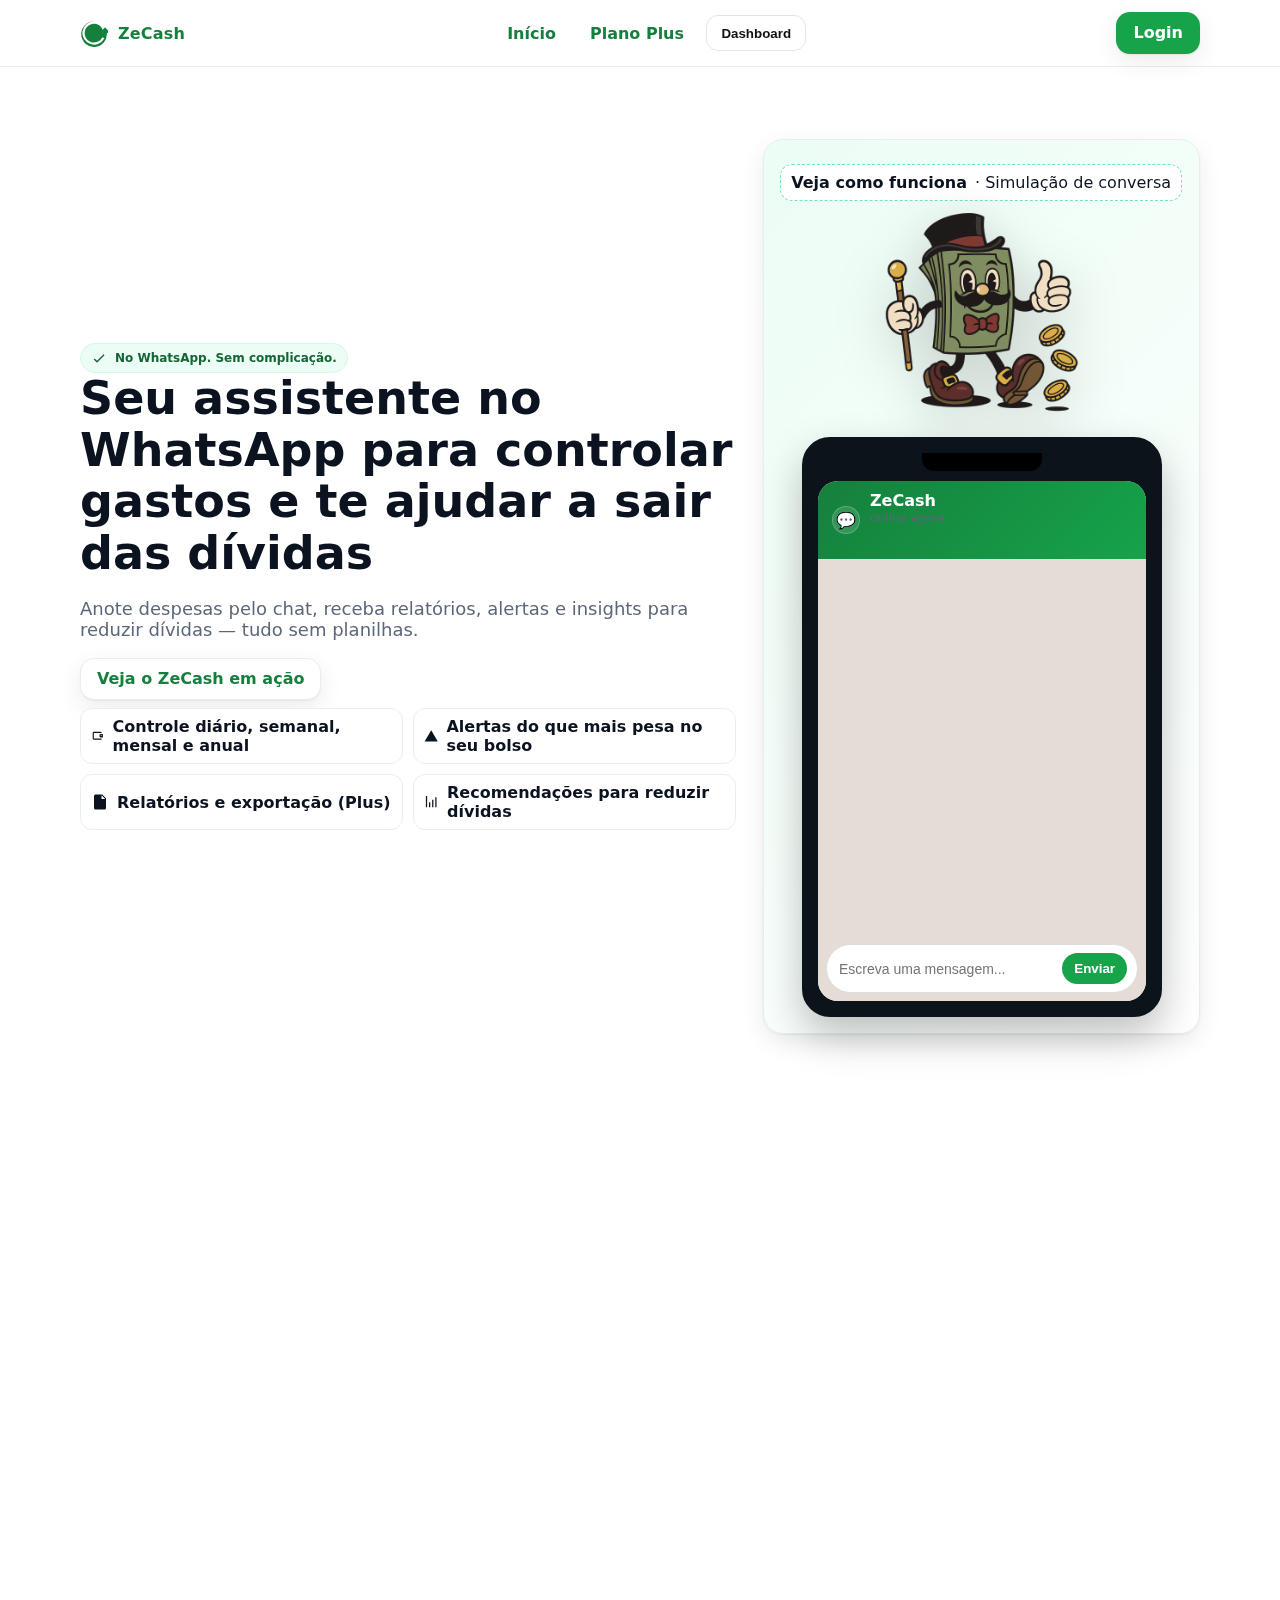
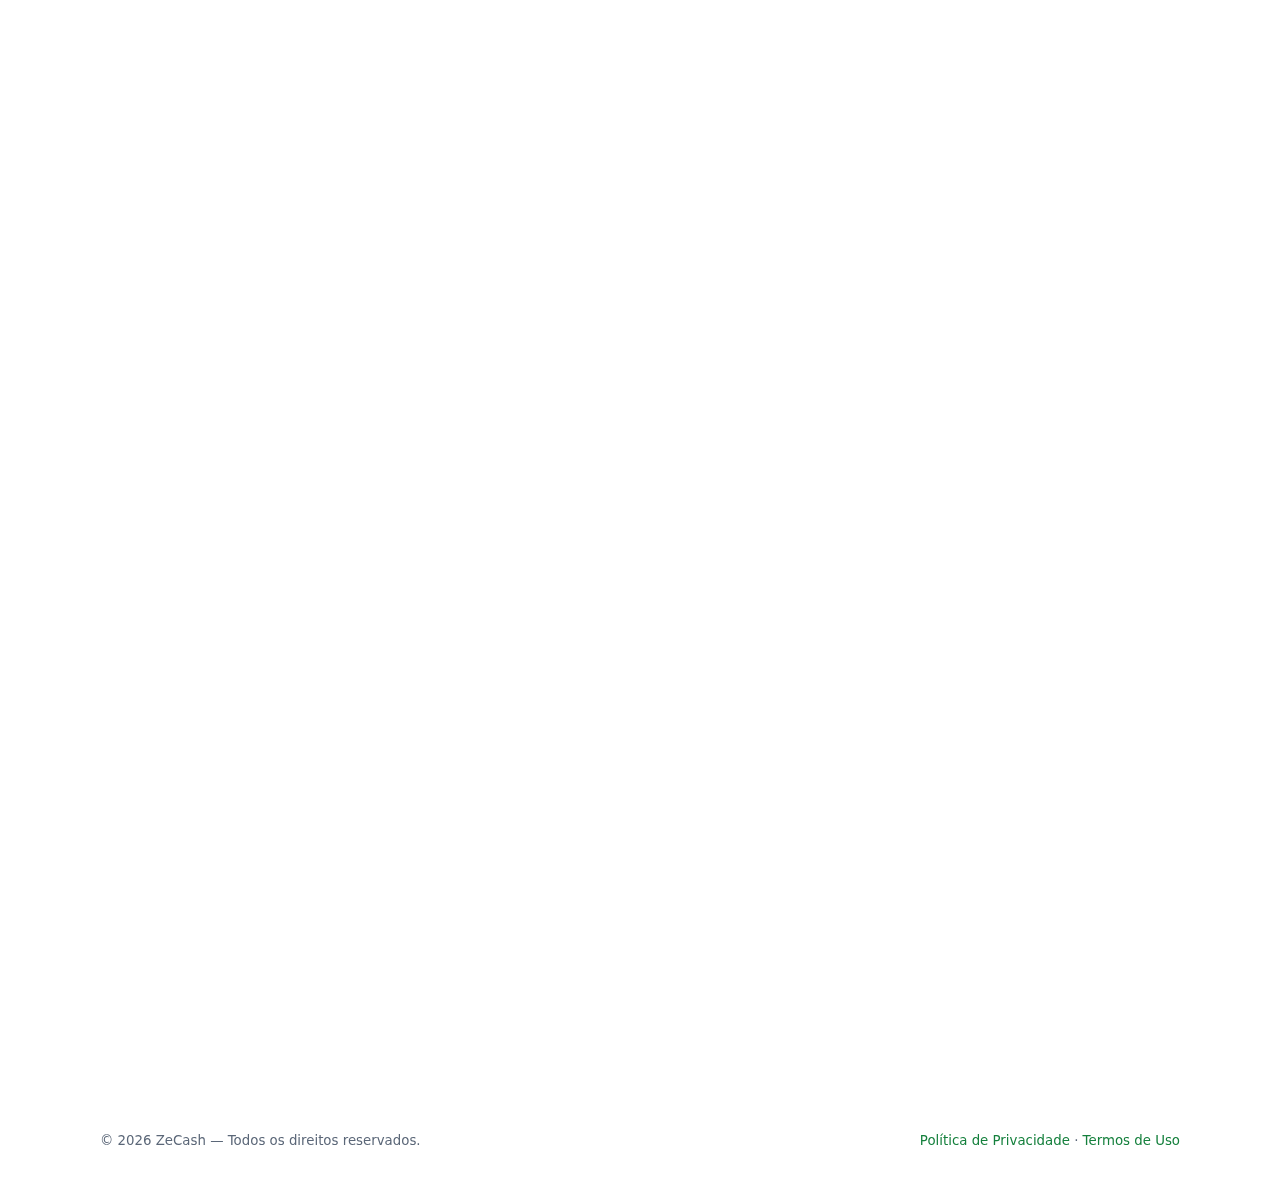
<file: index.html>
<!doctype html>
<html lang="pt-BR">
<head>
  <meta charset="utf-8" />
  <meta name="viewport" content="width=device-width, initial-scale=1" />
  <title>ZeCash — Assistente financeiro no WhatsApp</title>
  <meta name="description" content="Seu assistente no WhatsApp para controlar gastos e te ajudar a sair das dívidas. Simples, claro e confiável.">
  <link rel="stylesheet" href="./zecash-ui.css"/>
</head>
<body>
  
<!-- SVG sprite -->
<svg aria-hidden="true" width="0" height="0" style="position:absolute;overflow:hidden">
  <symbol id="i-logo" viewBox="0 0 24 24"><path fill="currentColor" d="M12 2a10 10 0 1 0 8.94 14.56l-1.78-.9A8 8 0 1 1 20 12h-3l4.5-5L26 12h-3a11 11 0 1 1-11-10z"/></symbol>
  <symbol id="i-plus" viewBox="0 0 24 24"><path fill="currentColor" d="M11 5h2v6h6v2h-6v6h-2v-6H5v-2h6z"/></symbol>
  <symbol id="i-wallet" viewBox="0 0 24 24"><path fill="currentColor" d="M3 7a2 2 0 0 1 2-2h12a2 2 0 0 1 2 2H5v10h12a2 2 0 0 1 2 2H5a2 2 0 0 1-2-2z"/><path fill="currentColor" d="M17 9h4v6h-4a2 2 0 0 1-2-2v-2a2 2 0 0 1 2-2zm1 3a1 1 0 1 0 0-2 1 1 0 0 0 0 2z"/></symbol>
  <symbol id="i-chart" viewBox="0 0 24 24"><path fill="currentColor" d="M3 3h2v18H3zM8 13h2v8H8zM13 9h2v12h-2zM18 5h2v16h-2z"/></symbol>
  <symbol id="i-alert" viewBox="0 0 24 24"><path fill="currentColor" d="M1 21h22L12 2 1 21zm12-3h-2v2h2v-2zm0-8h-2v6h2V10z"/></symbol>
  <symbol id="i-report" viewBox="0 0 24 24"><path fill="currentColor" d="M6 2h9l5 5v13a2 2 0 0 1-2 2H6a2 2 0 0 1-2-2V4a2 2 0 0 1 2-2zm8 1v5h5"/><path fill="currentColor" d="M8 12h8v2H8zm0 4h5v2H8z"/></symbol>
  <symbol id="i-calc" viewBox="0 0 24 24"><path fill="currentColor" d="M5 2h14a2 2 0 0 1 2 2v16a2 2 0 0 1-2 2H5a2 2 0 0 1-2-2V4a2 2 0 0 1 2-2zm3 4h8v3H8V6zm0 6h3v3H8v-3zm0 5h3v3H8v-3zm5-5h3v3h-3v-3zm0 5h3v3h-3v-3z"/></symbol>
  <symbol id="i-check" viewBox="0 0 24 24"><path fill="currentColor" d="M9 16.2 5.5 12.7l-1.4 1.4L9 19 20.3 7.7l-1.4-1.4z"/></symbol>
  <symbol id="i-star" viewBox="0 0 24 24"><path fill="currentColor" d="m12 2 3.09 6.26L22 9.27l-5 4.87L18.18 22 12 18.56 5.82 22 7 14.14l-5-4.87 6.91-1.01z"/></symbol>
  <symbol id="i-whatsapp" viewBox="0 0 24 24"><path fill="currentColor" d="M20.52 3.48A11.86 11.86 0 0 0 12.02 0C5.4 0 .03 5.37.03 11.99c0 2.1.55 4.05 1.52 5.76L0 24l6.43-1.69a12 12 0 0 0 5.58 1.42h.01c6.62 0 11.99-5.37 11.99-11.99 0-3.21-1.25-6.23-3.49-8.26zM12.02 22a9.9 9.9 0 0 1-5.06-1.38l-.36-.21-3.82 1 1.02-3.72-.24-.38a9.98 9.98 0 1 1 8.46 4.69zm5.69-7.48c-.31-.16-1.83-.9-2.11-1a.48.48 0 0 0-.48.08c-.14.12-.56.68-.69.82a.45.45 0 0 1-.49.1c-1.33-.53-2.34-1.19-3.26-2.12a9.9 9.9 0 0 1-1.96-2.48.43.43 0 0 1 .13-.55c.13-.12.31-.33.44-.47.14-.17.18-.26.27-.44a.45.45 0 0 0-.02-.45c-.06-.16-.48-1.16-.66-1.59-.17-.42-.35-.36-.49-.36l-.42-.01a.8.8 0 0 0-.58.27c-.2.21-.76.74-.76 1.8 0 1.06.78 2.08.89 2.23.12.16 1.54 2.35 3.73 3.29 2.19.94 2.19.63 2.58.59.39-.04 1.27-.52 1.45-1.03.18-.51.18-.95.12-1.03a.47.47 0 0 0-.24-.21z"/></symbol>
</svg>

  
<header>
  <nav class="container nav" aria-label="Principal">
    <a class="brand" href="./home.html" aria-label="Início">
      <svg aria-hidden="true"><use href="#i-logo"/></svg>
      <span>ZeCash</span>
    </a>
    <div class="menu" id="menu">
      <a href="./home.html">Início</a>
      <a href="./plus.html">Plano Plus</a>
    </div>
    <div class="cta">
      <a class="btn btn-primary" href="./login.html">Login</a>
      
      
      <button class="mobile-toggle" id="mobileToggle" aria-label="Abrir menu">☰</button>
    </div>
  </nav>
</header>

  <main id="home" class="hero">
    <div class="container hero-inner">
      <div>
        <span class="badge"><svg aria-hidden="true" width="16" height="16"><use href="#i-check"/></svg> No WhatsApp. Sem complicação.</span>
        <h1>Seu assistente no WhatsApp para controlar gastos e te ajudar a sair das dívidas</h1>
        <p class="lead">Anote despesas pelo chat, receba relatórios, alertas e insights para reduzir dívidas — tudo sem planilhas.</p>
        <div class="actions">
          
          <a class="btn" href="#acao">Veja o ZeCash em ação</a>
        </div>
        <div class="keypoints" aria-label="Destaques">
          <span><svg aria-hidden="true" width="18" height="18"><use href="#i-wallet"/></svg> Controle diário, semanal, mensal e anual</span>
          <span><svg aria-hidden="true" width="18" height="18"><use href="#i-alert"/></svg> Alertas do que mais pesa no seu bolso</span>
          <span><svg aria-hidden="true" width="18" height="18"><use href="#i-report"/></svg> Relatórios e exportação (Plus)</span>
          <span><svg aria-hidden="true" width="18" height="18"><use href="#i-chart"/></svg> Recomendações para reduzir dívidas</span>
        </div>
      </div>
      
      <div class="hero-art">
        <div class="card">
          <div class="badge-cta"><strong>Veja como funciona</strong> · Simulação de conversa</div>
          <img class="mascot" src="./pet.png" alt="Mascote ZeCash acenando" loading="lazy"/>
            <div class="phone" id="chat-mock">
            <div class="notch" aria-hidden="true"></div>
            <div class="screen" role="region" aria-label="Simulação de conversa no WhatsApp">
              <div class="chat-header">
                <div class="avatar">💬</div>
                <div>
                  <div class="title">ZeCash</div>
                  <div class="sub">online agora</div>
                </div>
              </div>
              <div class="chat-body">
                <!-- mensagens serão inseridas via JS -->
              </div>
              <div class="input-bar">
                <input placeholder="Escreva uma mensagem..." aria-label="Escrever mensagem (simulação)" />
                <button class="send" type="button">Enviar</button>
              </div>
            </div>
          </div>
        </div>
      </div>

    </div>
  </main>

  
  <section id="como-funciona">
    <div class="container">
      <h2>Como funciona</h2>
      <p class="sub">Três passos simples para começar.</p>
      <div class="grid steps" style="grid-template-columns:repeat(auto-fit,minmax(280px,1fr));gap:16px">
        <div class="step card" style="border:1px dashed var(--stroke);padding:20px;position:relative">
          <div style="position:absolute;top:-12px;left:-12px;background:var(--brand-600);color:#fff;width:32px;height:32px;display:grid;place-items:center;font-weight:800;border-radius:50%">1</div>
          <h3>Adicione no WhatsApp</h3>
          <p>Salve o número e <a href="#" style="color:var(--brand-700);font-weight:600">inicie uma conversa</a>.</p>
        </div>
        <div class="step card" style="border:1px dashed var(--stroke);padding:20px;position:relative">
          <div style="position:absolute;top:-12px;left:-12px;background:var(--brand-600);color:#fff;width:32px;height:32px;display:grid;place-items:center;font-weight:800;border-radius:50%">2</div>
          <h3>Anote seus gastos</h3>
          <p>Ex.: “gastei R$ 35 em transporte”. O bot entende e registra.</p>
        </div>
        <div class="step card" style="border:1px dashed var(--stroke);padding:20px;position:relative">
          <div style="position:absolute;top:-12px;left:-12px;background:var(--brand-600);color:#fff;width:32px;height:32px;display:grid;place-items:center;font-weight:800;border-radius:50%">3</div>
          <h3>Receba relatórios e alertas</h3>
          <p>Diário, semanal, mensal e anual — direto no WhatsApp.</p>
        </div>
      </div>
    </div>
  </section>


  <section id="acao">
    <div class="container">
      <h2>Veja o ZeCash em ação</h2>
      <p class="sub">Mensagens reais que você receberá no dia a dia.</p>
      <div class="grid features">
        <article class="feature"><svg><use href="#i-report"/></svg><div><h3>“Você gastou R$ 120 em Delivery…”</h3><p>Alerta quando um gasto está acima da média.</p></div></article>
        <article class="feature"><svg><use href="#i-chart"/></svg><div><h3>“Parabéns! Transporte abaixo do mês passado.”</h3><p>Reforços positivos que ajudam a manter o foco.</p></div></article>
      </div>
    </div>
  </section>

  <section>
    <div class="container">
      <h2>Plano Plus em destaque</h2>
      <p class="sub">Um único plano. Simples e direto ao ponto.</p>
      <div class="grid pricing">
        <div class="card">
          <div style="display:flex;align-items:baseline;gap:8px">
            <div class="price">R$ 19</div><div>/mês</div> <span class="badge" style="margin-left:6px;background:var(--brand-100);color:var(--brand-800);border:1px solid var(--brand-300);font-size:12px;display:inline-flex;align-items:center;gap:4px;padding:4px 8px;border-radius:999px">🎁 7 dias grátis</span>
          </div>
          <p class="muted">Sem taxas escondidas. Cancele quando quiser.</p>
          <ul class="sub" style="list-style:none;padding:0;margin:10px 0;display:grid;gap:6px">
            <li>📊 Relatórios detalhados e exportação</li>
            <li>📈 Comparativos semanais, mensais e anuais</li>
            <li>🔔 Alertas personalizados</li>
            <li>💬 Suporte prioritário</li>
          </ul>
          <div style="display:flex;justify-content:center;margin-top:12px">
<a class="btn btn-primary" href="./payment.html">Assine o Plus</a>
</div>
        </div>
      </div>
    </div>
  </section>

  <section>
    <div class="container">
      <h2>FAQ</h2>
      <div class="faq">
        <div class="faq-item open"><div class="faq-q">É seguro usar o ZeCash? <span>+</span></div><div class="faq-a">Usamos boas práticas de segurança. Seus dados são seus — exclua quando quiser.</div></div>
        <div class="faq-item"><div class="faq-q">Como o bot entende meus gastos? <span>+</span></div><div class="faq-a">Você digita: “gastei R$ 50 em mercado”. O ZeCash classifica e registra automaticamente.</div></div>
        <div class="faq-item"><div class="faq-q">Posso cancelar quando quiser? <span>+</span></div><div class="faq-a">Sim. O plano é mensal e sem fidelidade.</div></div>
      </div>
    </div>
  </section>

  
<footer>
  <div class="container" style="display:flex;justify-content:space-between;flex-wrap:wrap;gap:10px">
    <small>© <span data-year></span> ZeCash — Todos os direitos reservados.</small>
    <small><a href="#">Política de Privacidade</a> · <a href="#">Termos de Uso</a></small>
  </div>
</footer>

<script src="./zecash.js"></script>

  <script src="./zecash.js"></script>
</body>
</html>
</file>
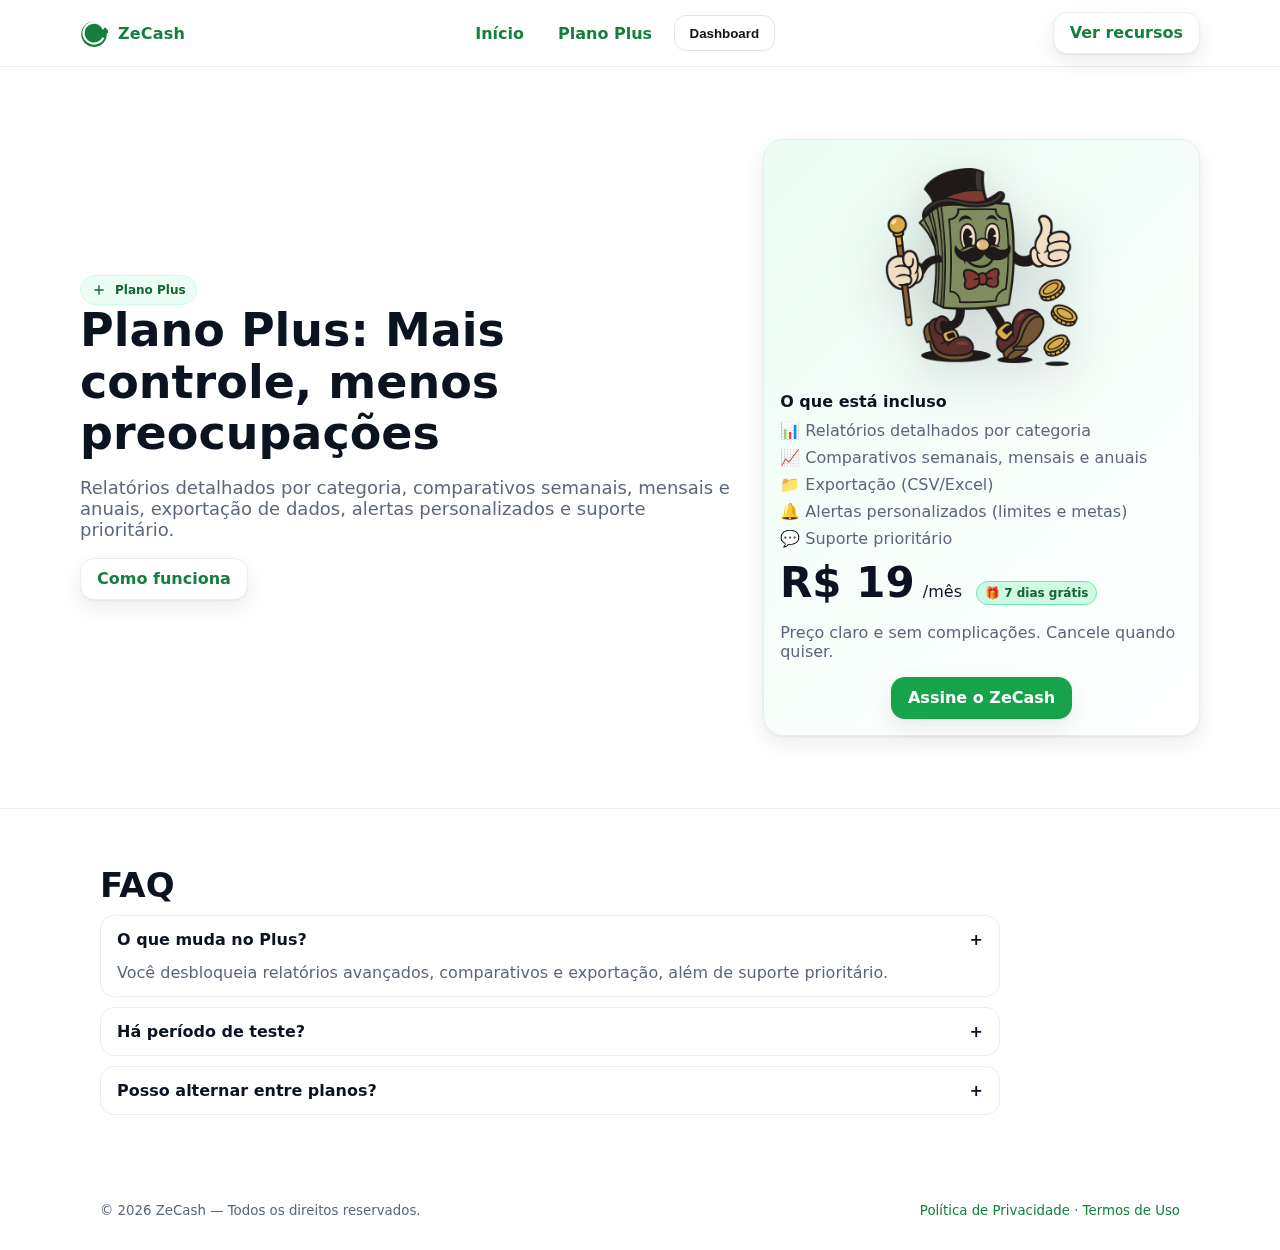
<file: plus.html>
<!doctype html>
<html lang="pt-BR">
<head>
  <meta charset="utf-8" />
  <meta name="viewport" content="width=device-width, initial-scale=1" />
  <title>ZeCash — Plano Plus</title>
  <meta name="description" content="Plano Plus do ZeCash: relatórios detalhados, comparativos e alertas personalizados.">
  <link rel="stylesheet" href="./zecash-ui.css"/>
</head>
<body>
  
<!-- SVG sprite -->
<svg aria-hidden="true" width="0" height="0" style="position:absolute;overflow:hidden">
  <symbol id="i-logo" viewBox="0 0 24 24"><path fill="currentColor" d="M12 2a10 10 0 1 0 8.94 14.56l-1.78-.9A8 8 0 1 1 20 12h-3l4.5-5L26 12h-3a11 11 0 1 1-11-10z"/></symbol>
  <symbol id="i-plus" viewBox="0 0 24 24"><path fill="currentColor" d="M11 5h2v6h6v2h-6v6h-2v-6H5v-2h6z"/></symbol>
  <symbol id="i-wallet" viewBox="0 0 24 24"><path fill="currentColor" d="M3 7a2 2 0 0 1 2-2h12a2 2 0 0 1 2 2H5v10h12a2 2 0 0 1 2 2H5a2 2 0 0 1-2-2z"/><path fill="currentColor" d="M17 9h4v6h-4a2 2 0 0 1-2-2v-2a2 2 0 0 1 2-2zm1 3a1 1 0 1 0 0-2 1 1 0 0 0 0 2z"/></symbol>
  <symbol id="i-chart" viewBox="0 0 24 24"><path fill="currentColor" d="M3 3h2v18H3zM8 13h2v8H8zM13 9h2v12h-2zM18 5h2v16h-2z"/></symbol>
  <symbol id="i-alert" viewBox="0 0 24 24"><path fill="currentColor" d="M1 21h22L12 2 1 21zm12-3h-2v2h2v-2zm0-8h-2v6h2V10z"/></symbol>
  <symbol id="i-report" viewBox="0 0 24 24"><path fill="currentColor" d="M6 2h9l5 5v13a2 2 0 0 1-2 2H6a2 2 0 0 1-2-2V4a2 2 0 0 1 2-2zm8 1v5h5"/><path fill="currentColor" d="M8 12h8v2H8zm0 4h5v2H8z"/></symbol>
  <symbol id="i-calc" viewBox="0 0 24 24"><path fill="currentColor" d="M5 2h14a2 2 0 0 1 2 2v16a2 2 0 0 1-2 2H5a2 2 0 0 1-2-2V4a2 2 0 0 1 2-2zm3 4h8v3H8V6zm0 6h3v3H8v-3zm0 5h3v3H8v-3zm5-5h3v3h-3v-3zm0 5h3v3h-3v-3z"/></symbol>
  <symbol id="i-check" viewBox="0 0 24 24"><path fill="currentColor" d="M9 16.2 5.5 12.7l-1.4 1.4L9 19 20.3 7.7l-1.4-1.4z"/></symbol>
  <symbol id="i-star" viewBox="0 0 24 24"><path fill="currentColor" d="m12 2 3.09 6.26L22 9.27l-5 4.87L18.18 22 12 18.56 5.82 22 7 14.14l-5-4.87 6.91-1.01z"/></symbol>
  <symbol id="i-whatsapp" viewBox="0 0 24 24"><path fill="currentColor" d="M20.52 3.48A11.86 11.86 0 0 0 12.02 0C5.4 0 .03 5.37.03 11.99c0 2.1.55 4.05 1.52 5.76L0 24l6.43-1.69a12 12 0 0 0 5.58 1.42h.01c6.62 0 11.99-5.37 11.99-11.99 0-3.21-1.25-6.23-3.49-8.26zM12.02 22a9.9 9.9 0 0 1-5.06-1.38l-.36-.21-3.82 1 1.02-3.72-.24-.38a9.98 9.98 0 1 1 8.46 4.69zm5.69-7.48c-.31-.16-1.83-.9-2.11-1a.48.48 0 0 0-.48.08c-.14.12-.56.68-.69.82a.45.45 0 0 1-.49.1c-1.33-.53-2.34-1.19-3.26-2.12a9.9 9.9 0 0 1-1.96-2.48.43.43 0 0 1 .13-.55c.13-.12.31-.33.44-.47.14-.17.18-.26.27-.44a.45.45 0 0 0-.02-.45c-.06-.16-.48-1.16-.66-1.59-.17-.42-.35-.36-.49-.36l-.42-.01a.8.8 0 0 0-.58.27c-.2.21-.76.74-.76 1.8 0 1.06.78 2.08.89 2.23.12.16 1.54 2.35 3.73 3.29 2.19.94 2.19.63 2.58.59.39-.04 1.27-.52 1.45-1.03.18-.51.18-.95.12-1.03a.47.47 0 0 0-.24-.21z"/></symbol>
</svg>

  
<header>
  <nav class="container nav" aria-label="Principal">
    <a class="brand" href="./home.html" aria-label="Início">
      <svg aria-hidden="true"><use href="#i-logo"/></svg>
      <span>ZeCash</span>
    </a>
    <div class="menu" id="menu">
      <a href="./home.html">Início</a>
      <a href="./plus.html">Plano Plus</a>
    </div>
    <div class="cta">
      <a class="btn btn-ghost" href="./plus.html">Ver recursos</a>
      
      <button class="mobile-toggle" id="mobileToggle" aria-label="Abrir menu">☰</button>
    </div>
  </nav>
</header>

  <main class="hero">
    <div class="container hero-inner">
      <div>
        <span class="badge"><svg width="16" height="16"><use href="#i-plus"/></svg> Plano Plus</span>
        <h1>Plano Plus: Mais controle, menos preocupações</h1>
        <p class="lead">Relatórios detalhados por categoria, comparativos semanais, mensais e anuais, exportação de dados, alertas personalizados e suporte prioritário.</p>
        <div class="actions">
          
          <a class="btn" href="./home.html#como-funciona">Como funciona</a>
        </div>
      </div>
      <div class="hero-art">
        <div class="card"><img class="mascot" src="./pet.png" alt="Mascote ZeCash acenando" loading="lazy"/>
          <strong>O que está incluso</strong>
          <ul class="sub" style="list-style:none;padding:0;margin:10px 0;display:grid;gap:8px">
            <li>📊 Relatórios detalhados por categoria</li>
            <li>📈 Comparativos semanais, mensais e anuais</li>
            <li>📁 Exportação (CSV/Excel)</li>
            <li>🔔 Alertas personalizados (limites e metas)</li>
            <li>💬 Suporte prioritário</li>
          </ul>
          <div style="display:flex;align-items:baseline;gap:8px;margin-top:6px">
            <div class="price">R$ 19</div><div>/mês</div> <span class="badge" style="margin-left:6px;background:var(--brand-100);color:var(--brand-800);border:1px solid var(--brand-300);font-size:12px;display:inline-flex;align-items:center;gap:4px;padding:4px 8px;border-radius:999px">🎁 7 dias grátis</span>
          </div>
          <p class="muted">Preço claro e sem complicações. Cancele quando quiser.</p>
<div style="display:flex;justify-content:center;margin-top:12px">
<a class="btn btn-primary" href="./payment.html">Assine o ZeCash</a>
</div>
        </div>
      </div>
    </div>
  </main>

  <section>
    <div class="container">
      <h2>FAQ</h2>
      <div class="faq">
        <div class="faq-item open"><div class="faq-q">O que muda no Plus? <span>+</span></div><div class="faq-a">Você desbloqueia relatórios avançados, comparativos e exportação, além de suporte prioritário.</div></div>
        <div class="faq-item"><div class="faq-q">Há período de teste? <span>+</span></div><div class="faq-a">Podemos oferecer testes promocionais em campanhas específicas. Fique de olho no WhatsApp!</div></div>
        <div class="faq-item"><div class="faq-q">Posso alternar entre planos? <span>+</span></div><div class="faq-a">Sim, você pode cancelar e reativar quando preferir. Tudo pelo WhatsApp.</div></div>
      </div>
    </div>
  </section>

  
<footer>
  <div class="container" style="display:flex;justify-content:space-between;flex-wrap:wrap;gap:10px">
    <small>© <span data-year></span> ZeCash — Todos os direitos reservados.</small>
    <small><a href="#">Política de Privacidade</a> · <a href="#">Termos de Uso</a></small>
  </div>
</footer>

<script src="./zecash.js"></script>

</body>
</html>
</file>
<file: zecash-ui.css>
/* zecash-ui.css — versão responsiva aprimorada
   Mudanças principais:
   - Breakpoints: 320px, 768px, 1024px e 1440px
   - Grids flexíveis usando Flexbox/Grid
   - Evita overflow horizontal e garante imagens/textos/botões fluidos
   - Melhorias de acessibilidade (focus-visible) e compatibilidade
*/
:root{
  --brand-50:#ecfdf5; --brand-100:#d1fae5; --brand-200:#a7f3d0; --brand-300:#6ee7b7; --brand-400:#34d399; --brand-500:#10b981; --brand-600:#16a34a; --brand-700:#15803d; --brand-800:#166534; --brand-900:#14532d;
  --bg:#ffffff; --text:#0b1320; --muted:#5b6778; --card:#f7faf9; --stroke:#e7efe9;
  --shadow: 0 1px 2px rgba(0,0,0,.06), 0 8px 24px rgba(0,0,0,.08);
  --radius: 16px;
  --container: 1120px;
}

html{scroll-behavior:smooth; -webkit-text-size-adjust:100%;}
*{box-sizing:border-box}
body{margin:0;font-family:system-ui,-apple-system,Segoe UI,Roboto,Ubuntu,Cantarell,Noto Sans,sans-serif;color:var(--text);background:var(--bg);overflow-x:hidden;}
img,svg,video{max-width:100%;height:auto}
a{color:var(--brand-700);text-decoration:none}
.container{max-width:var(--container);margin:0 auto;padding:0 16px}
@media (min-width:320px){.container{padding:0 20px}}
@media (min-width:1440px){.container{max-width:1280px}}

/* Header */
header{position:sticky;top:0;z-index:50;background:rgba(255,255,255,.9);backdrop-filter:saturate(140%) blur(10px);border-bottom:1px solid var(--stroke)}
.nav{display:flex;align-items:center;justify-content:space-between;gap:12px;padding:12px 0}
.brand{display:flex;align-items:center;gap:10px;font-weight:800;letter-spacing:.2px;min-width:0}
.brand svg{width:28px;height:28px;flex:0 0 auto}
.nav a{font-weight:600}
.menu{display:none;gap:10px;align-items:center;flex-wrap:wrap}
.menu a{padding:8px 12px;border-radius:12px;white-space:nowrap}
.menu a:hover{background:var(--brand-50)}
.cta{display:flex;gap:8px;align-items:center}
.btn{display:inline-flex;align-items:center;justify-content:center;padding:12px 16px;border-radius:14px;font-weight:700;border:1px solid var(--stroke);transition:.2s;box-shadow:var(--shadow);background:#fff;font-size:clamp(14px, 1.8vw, 16px);line-height:1}
.btn:hover{transform:translateY(-1px)}
.btn-primary{background:var(--brand-600);color:white;border-color:transparent}
.btn-primary:hover{background:var(--brand-700)}
.btn-ghost{background:#fff}
.mobile-toggle{display:inline-flex;background:#fff;border:1px solid var(--stroke);border-radius:12px;padding:10px;align-items:center;justify-content:center}
/* estado aberto do menu mobile controlado por classe (JS) */
.menu.is-open{display:flex;position:absolute;left:0;right:0;top:100%;background:#fff;border-bottom:1px solid var(--stroke);padding:10px 20px;box-shadow:var(--shadow)}

@media (min-width:768px){
  .menu{display:flex}
  .mobile-toggle{display:none}
}

/* Hero */
.hero{position:relative;overflow:hidden}
.hero-inner{display:grid;gap:18px;padding:48px 0 32px}
.badge{display:inline-flex;gap:8px;align-items:center;background:var(--brand-50);color:var(--brand-800);border:1px solid var(--brand-100);padding:6px 10px;border-radius:999px;font-weight:700;font-size:12px}
h1{font-size:clamp(28px,6vw,46px);line-height:1.12;margin:0}
.lead{color:var(--muted);font-size:clamp(16px,3.4vw,18px)}
.actions{display:flex;gap:12px;flex-wrap:wrap;margin-top:8px}
.hero-art{order:-1}
.hero-art .card{background:linear-gradient(135deg,var(--brand-50),#fff);border:1px solid var(--stroke);border-radius:20px;padding:16px;box-shadow:var(--shadow)}
.keypoints{display:grid;grid-template-columns:1fr 1fr;gap:10px;margin-top:8px}
.keypoints span{display:flex;gap:8px;align-items:center;background:#fff;border:1px solid var(--stroke);padding:8px 10px;border-radius:12px;font-weight:600}

@media (min-width:768px){
  .hero-inner{grid-template-columns:1.2fr .8fr;align-items:center;padding:72px 0}
  .hero-art{order:initial}
  .keypoints{grid-template-columns:repeat(2,1fr)}
}
@media (min-width:1024px){
  .hero-inner{gap:28px}
}
@media (min-width:1440px){
  .hero-inner{gap:36px}
}

/* Sections */
section{padding:56px 0;border-top:1px solid var(--stroke)}
section h2{font-size:clamp(22px,5vw,34px);margin:0 0 10px}
.sub{color:var(--muted);margin:0 0 22px}

/* Generic grid/cards */
.grid{display:grid;gap:14px}
.card{background:#fff;border:1px solid var(--stroke);border-radius:16px;padding:16px;box-shadow:var(--shadow)}

/* Features */
.features{grid-template-columns:1fr}
.feature{background:#fff;border:1px solid var(--stroke);border-radius:16px;padding:16px;box-shadow:var(--shadow);display:grid;grid-template-columns:auto 1fr;gap:12px;align-items:start}
.feature svg{width:28px;height:28px;color:var(--brand-700)}
.feature h3{margin:2px 0 4px;font-size:18px}
.feature p{margin:0;color:var(--muted)}

@media (min-width:768px){ .features{grid-template-columns:repeat(2,1fr)} }
@media (min-width:1024px){ .features{grid-template-columns:repeat(3,1fr)} }

/* Steps */
.steps{grid-template-columns:1fr;counter-reset:step}
.step{background:#fff;border:1px dashed var(--stroke);border-radius:16px;padding:16px;position:relative}
.step::before{counter-increment:step;content:counter(step);position:absolute;top:-12px;left:-12px;background:var(--brand-600);color:#fff;width:36px;height:36px;border-radius:50%;display:grid;place-items:center;font-weight:800;box-shadow:var(--shadow)}
@media (min-width:768px){ .steps{grid-template-columns:repeat(2,1fr)} }
@media (min-width:1024px){ .steps{grid-template-columns:repeat(3,1fr)} }
@media (min-width:1440px){ .steps{grid-template-columns:repeat(4,1fr)} }

/* Pricing */
.pricing{grid-template-columns:1fr;justify-items:center}
.price{font-size:clamp(34px,5vw,42px);font-weight:900}
.muted{color:var(--muted)}
.grid.pricing .card{max-width:340px;padding:14px}
.grid.pricing .card .sub{font-size:14px}
.grid.pricing .card ul{gap:4px;margin:8px 0}
.grid.pricing .card .btn{padding:10px 14px;border-radius:12px}

/* Forms */
.form{max-width:460px;margin:24px auto}
.input{display:grid;gap:6px;margin:10px 0}
.input input, .input select{padding:12px;border:1px solid var(--stroke);border-radius:12px;font-size:16px;min-width:0}
.form .actions{display:grid;gap:10px;margin-top:12px}
@media (min-width:768px){ .form .actions{grid-template-columns:1fr 1fr} }

/* FAQ */
.faq{display:grid;gap:10px;max-width:900px}
.faq-item{border:1px solid var(--stroke);border-radius:14px;overflow:hidden;background:#fff}
.faq-q{padding:14px 16px;cursor:pointer;font-weight:700;display:flex;justify-content:space-between;align-items:center}
.faq-a{display:none;padding:0 16px 14px 16px;color:var(--muted)}
.faq-item.open .faq-a{display:block}

/* Footer */
footer{padding:32px 0;color:var(--muted)}

/* WhatsApp Floating Button */
.wa-float{position:fixed;right:16px;bottom:16px;z-index:60;display:inline-flex;align-items:center;gap:10px;background:#25d366;color:#fff;border-radius:999px;padding:12px 14px;font-weight:800;box-shadow:0 10px 24px rgba(37,211,102,.35)}
.wa-float svg{width:22px;height:22px}
@media (max-width:380px){ .wa-float span{display:none} }

/* --- Chat Mockup (WhatsApp-style) --- */
.phone {
  width:min(360px, 100%);
  margin-inline:auto;
  background:#0b141a;
  padding:10px;
  border-radius:28px;
  border:6px solid #0b141a;
  box-shadow: 0 18px 40px rgba(0,0,0,.25);
}
.phone .notch { width:120px;height:18px;background:#000;border-radius:0 0 12px 12px;margin:0 auto 10px auto; }
.screen { background:#e5ddd5;border-radius:20px;min-height:520px;display:flex;flex-direction:column;overflow:hidden;position:relative; }
.chat-header { background:linear-gradient(135deg, var(--brand-700), var(--brand-600)); color:#fff; display:flex; align-items:center; gap:10px; padding:12px 14px; }
.chat-header .avatar { width:28px;height:28px;border-radius:50%; background:#fff2;display:grid;place-items:center;border:1px solid #ffffff33; }
.chat-header .title {font-weight:800;line-height:1}
.chat-header .sub {font-size:12px;opacity:.9;margin-top:2px}
.chat-body { flex:1; padding:10px 8px 72px 8px;
  background: linear-gradient(0deg, #e5ddd5 0%, #e5ddd5 100%),
             url('data:image/svg+xml;utf8,<svg xmlns=%22http://www.w3.org/2000/svg%22 width=%2244%22 height=%2244%22 viewBox=%220 0 44 44%22><g fill=%22%23d9cbbf%22 fill-opacity=%220.35%22><circle cx=%223%22 cy=%223%22 r=%221%22/><circle cx=%2223%22 cy=%2223%22 r=%221%22/><circle cx=%2241%22 cy=%228%22 r=%221%22/></g></svg>') repeat;
  overflow:auto; }
.row{display:flex;margin:6px 0}
.bubble{ max-width:78%;padding:9px 12px;border-radius:16px;font-size:14px;line-height:1.35; box-shadow:0 1px 0 rgba(0,0,0,.06); position:relative; opacity:0; transform:translateY(8px); animation:pop .4s ease forwards; }
.bubble.bot{background:#fff; border:1px solid #eee}
.bubble.user{background:#d8f5c2; margin-left:auto; border:1px solid #bfe5a6}
.time{display:block;font-size:11px; opacity:.7; margin-top:2px}
@keyframes pop{to{opacity:1; transform:translateY(0)}}
.typing{display:flex;gap:4px;align-items:center;background:#fff;border:1px solid #efefef;border-radius:16px;padding:9px 12px;width:66px}
.typing span{width:6px;height:6px;background:#bbb;border-radius:50%;display:inline-block;animation:bounce 1s infinite ease-in-out}
.typing span:nth-child(2){animation-delay:.15s}
.typing span:nth-child(3){animation-delay:.3s}
@keyframes bounce{0%,80%,100%{opacity:.3;transform:translateY(0)}40%{opacity:1;transform:translateY(-4px)}}
.input-bar{ position:absolute;left:8px;right:8px;bottom:8px;background:#fff;border:1px solid #ddd;border-radius:999px; display:flex;align-items:center;gap:8px;padding:8px 10px; }
.input-bar input{border:none;outline:none;flex:1;font-size:14px}
.send{background:var(--brand-600);color:#fff;border:none;border-radius:999px;padding:8px 12px;font-weight:800}
.read{position:absolute;right:8px;bottom:4px;font-size:10px;opacity:.6}
.badge-cta{ display:inline-flex;align-items:center;gap:8px;background:#fff;border:1px dashed var(--brand-300);padding:8px 10px;border-radius:12px;margin-top:8px }

/* Mascot */
.mascot{width:min(220px, 44vw);height:auto;filter:drop-shadow(0 12px 26px rgba(0,0,0,.18));display:block;margin:6px auto 10px auto}

/* Motion-safe UX animations */
@media (prefers-reduced-motion: no-preference){
  .reveal{opacity:0; transform:translateY(10px) scale(.98); will-change: opacity, transform;}
  .reveal.in{opacity:1; transform:none; transition:opacity .6s ease, transform .6s ease;}
  .reveal-slow.in{transition-duration:.9s}
  .reveal-fast.in{transition-duration:.4s}
  .stagger > *{--st:0ms}
  .stagger > *{transition-delay:var(--st)}
  .btn, .card{transition:transform .2s ease, box-shadow .2s ease}
  .btn:hover{transform:translateY(-2px)}
  .card:hover{transform:translateY(-2px); box-shadow:0 4px 14px rgba(0,0,0,.08), 0 12px 32px rgba(0,0,0,.06)}
  @keyframes floatY{ 0%,100%{transform:translateY(0)} 50%{transform:translateY(-6px)} }
  .mascot{animation: floatY 6s ease-in-out infinite}
}
@media (prefers-reduced-motion: reduce){
  .reveal, .reveal.in, .btn, .card, .mascot{animation:none !important}
}

/* Acessibilidade */
.btn:active{transform:translateY(0); box-shadow:0 1px 3px rgba(0,0,0,.1)}
.btn:focus-visible{outline:3px solid color-mix(in oklab, var(--brand-400) 55%, white 45%); outline-offset:2px}
@supports not (color: color-mix(in oklab, white, black)){
  .btn:focus-visible{outline:3px solid var(--brand-400)}
}
</file>
